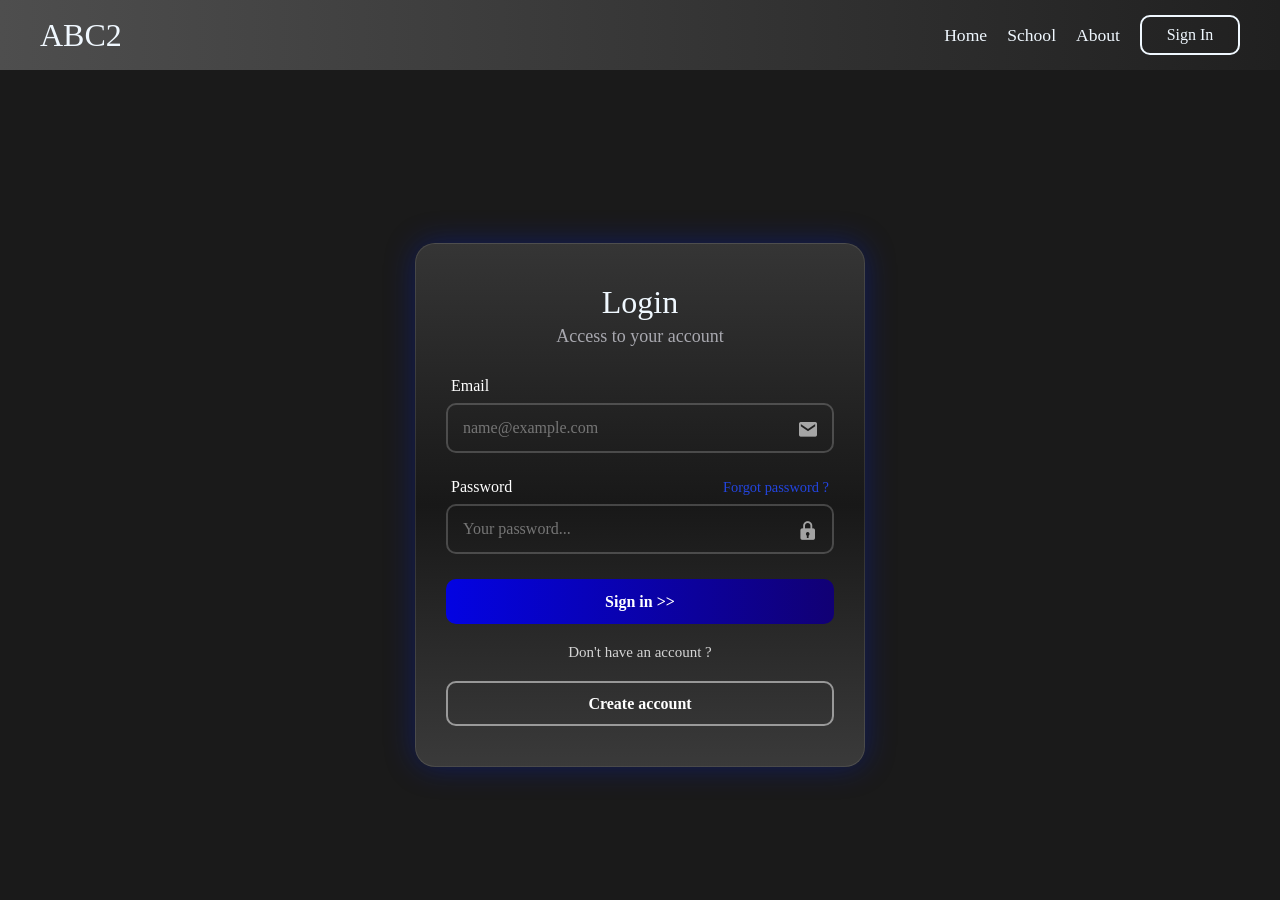
<file: PageConnexion/index.html>
<!DOCTYPE html>
<html lang="fr">
<head>
    <meta charset="utf-8">
    <meta name="viewport" content="width=device-width, initial-scale=1.0">
    <title>Connexion</title>
    <link rel="stylesheet" href="style.css">
    <link href="https://unpkg.com/boxicons@2.1.4/css/boxicons.min.css" rel="stylesheet">
</head>
<body>
    <header id="header">
        <h1 class="logo">ABC2</h1>
        <nav class="navigations">
            <a href="index.html">Home</a>
            <a href="https://eni.mg/" target="_blank" rel="noopener noreferrer">School</a>
            <a href="#">About</a>
            <button class="btnlogin" id="navLoginBtn">Sign In</button>
        </nav>
    </header>

    <main class="wrapper">
        <form id="loginForm">
            <h1>Login</h1>
            <h3>Access to your account</h3>
            
            <div class="input-box">
                <div class="label-row">
                    <label for="email">Email</label>
                </div>
                <input type="email" id="email" placeholder="name@example.com" required> 
                <i class='bx bxs-envelope'></i>
            </div>

            <div class="input-box">
                <div class="label-row">
                    <label for="password">Password</label> 
                    <a href="#" id="forgot">Forgot password ?</a>
                </div>
                <input type="password" id="password" placeholder="Your password..." required> 
                <i class='bx bxs-lock'></i>
            </div>

            <button type="submit" class="button sign-btn">Sign in >></button>

            <div class="sijamais">
                <p>Don't have an account ?</p>
            </div>

            <button type="button" class="button register-btn" id="createAccountBtn">Create account</button>
        </form>
    </main>

    <script src="index.js"></script>
</body>
</html>
</file>
<file: PageConnexion/style.css>
* {
    margin: 0;
    padding: 0;
    box-sizing: border-box;
    font-family: Cambria, Cochin, Georgia, Times, 'Times New Roman', serif;
}

body {
    display: flex;
    justify-content: center; 
    align-items: center;     
    min-height: 100vh;       
    background-color: #1a1a1a; 
    background-repeat: no-repeat;
    background-size: cover;
    background-position: center;
    margin: 0;
    padding: 70px 20px 20px 20px;;
}


#header {
    position: fixed;        
    top: 0;                 
    left: 0;                 
    width: 100%;            
    height: 70px;
    background: linear-gradient(to right, #4e4e4e, #202020); 
    display: flex;
    justify-content: space-between;
    align-items: center;
    padding: 0 40px;
    z-index: 9999;          
}

h1 {
    font-size: xx-large;
    font-weight: 100;
    color: aliceblue;
    margin-left: 0; 
}


.navigations {
    display: flex;
    align-items: center;
    gap: 20px; 
}

.navigations a {
    position: relative;
    font-size: 1.1em;
    color: aliceblue;
    text-decoration: none;
}

.navigations a::after {
    content: '';
    position: absolute;
    width: 100%;
    height: 3px;
    background: whitesmoke;
    border-radius: 5px;
    left: 0;
    bottom: -5px;
    transform: scaleX(0);
    transition: transform .3s ease;
}

.navigations a:hover::after {
    transform: scaleX(1);
}

.navigations .btnlogin {
    width: 100px;
    height: 40px;
    background: transparent;
    color: aliceblue;
    border: 2px solid aliceblue;
    border-radius: 10px;
    font-size: 1em;
    cursor: pointer;
    transition: background 0.3s, color 0.3s;
}

.navigations .btnlogin:hover {
    background: whitesmoke;
    color: black;
}

.wrapper {
    width: 100%;
    max-width: 450px;
    background: linear-gradient( rgb(53, 53, 53), rgb(24, 24, 24), rgb(58, 58, 58));
    color: #fff;
    border-radius: 20px;
    box-shadow: 0 0 30px rgba(2, 30, 189, 0.4);
    padding: 40px 30px;
    backdrop-filter: blur(10px);
    -webkit-backdrop-filter: blur(10px);
    border: 1px solid rgba(255, 255, 255, 0.1);
    margin-top: 60px;
}

.wrapper h1 {
    font-size: 32px;
    text-align: center;
    margin-bottom: 5px;
    margin-left: 0; 
}

.wrapper h3 {
    font-size: 18px;
    text-align: center;
    color: rgb(168, 168, 175);
    margin-bottom: 30px;
    font-weight: 300;
}

.input-box {
    position: relative;
    width: 100%;
    margin-bottom: 25px;
}

.label-row {
    display: flex;
    justify-content: space-between;
    align-items: center;
    margin-bottom: 8px;
    padding: 0 5px;
}

.label-row a {
    color: #2345df; 
    text-decoration: none;
    font-size: 0.9em;
}

.label-row a:hover {
    text-decoration: underline;
}

.input-box input {
    width: 100%;
    height: 50px;
    background: transparent;
    border: 2px solid rgba(255, 255, 255, 0.2);
    outline: none;
    border-radius: 10px;
    font-size: 16px;
    color: #fff;
    padding: 0 45px 0 15px;
    transition: border-color 0.3s;
}

.input-box input:focus {
    border-color: rgb(3, 3, 226);
}

.input-box i {
    position: absolute;
    right: 15px;
    bottom: 13px;
    font-size: 22px;
    color: rgba(255, 255, 255, 0.6);
}

.button {
    width: 100%;
    height: 45px;
    border-radius: 10px;
    border: none;
    outline: none;
    cursor: pointer;
    font-size: 16px;
    font-weight: bold;
    transition: transform 0.2s, opacity 0.2s;
    display: flex;
    justify-content: center;
    align-items: center;
}

.button:active {
    transform: scale(0.98);
}

.button:disabled {
    opacity: 0.6;
    cursor: not-allowed;
}

.sign-btn {
    background: linear-gradient(to right, rgb(3, 3, 226), rgb(17, 0, 116));
    color: white;
    margin-top: 10px;
}

.register-btn {
    background: transparent;
    border: 2px solid rgba(255, 255, 255, 0.5);
    color: white;
}

.register-btn:hover {
    background: rgba(255, 255, 255, 0.1);
}

.sijamais {
    margin: 20px 0;
    font-size: 15px;
    text-align: center;
    color: rgba(255, 255, 255, 0.8);
}
</file>
